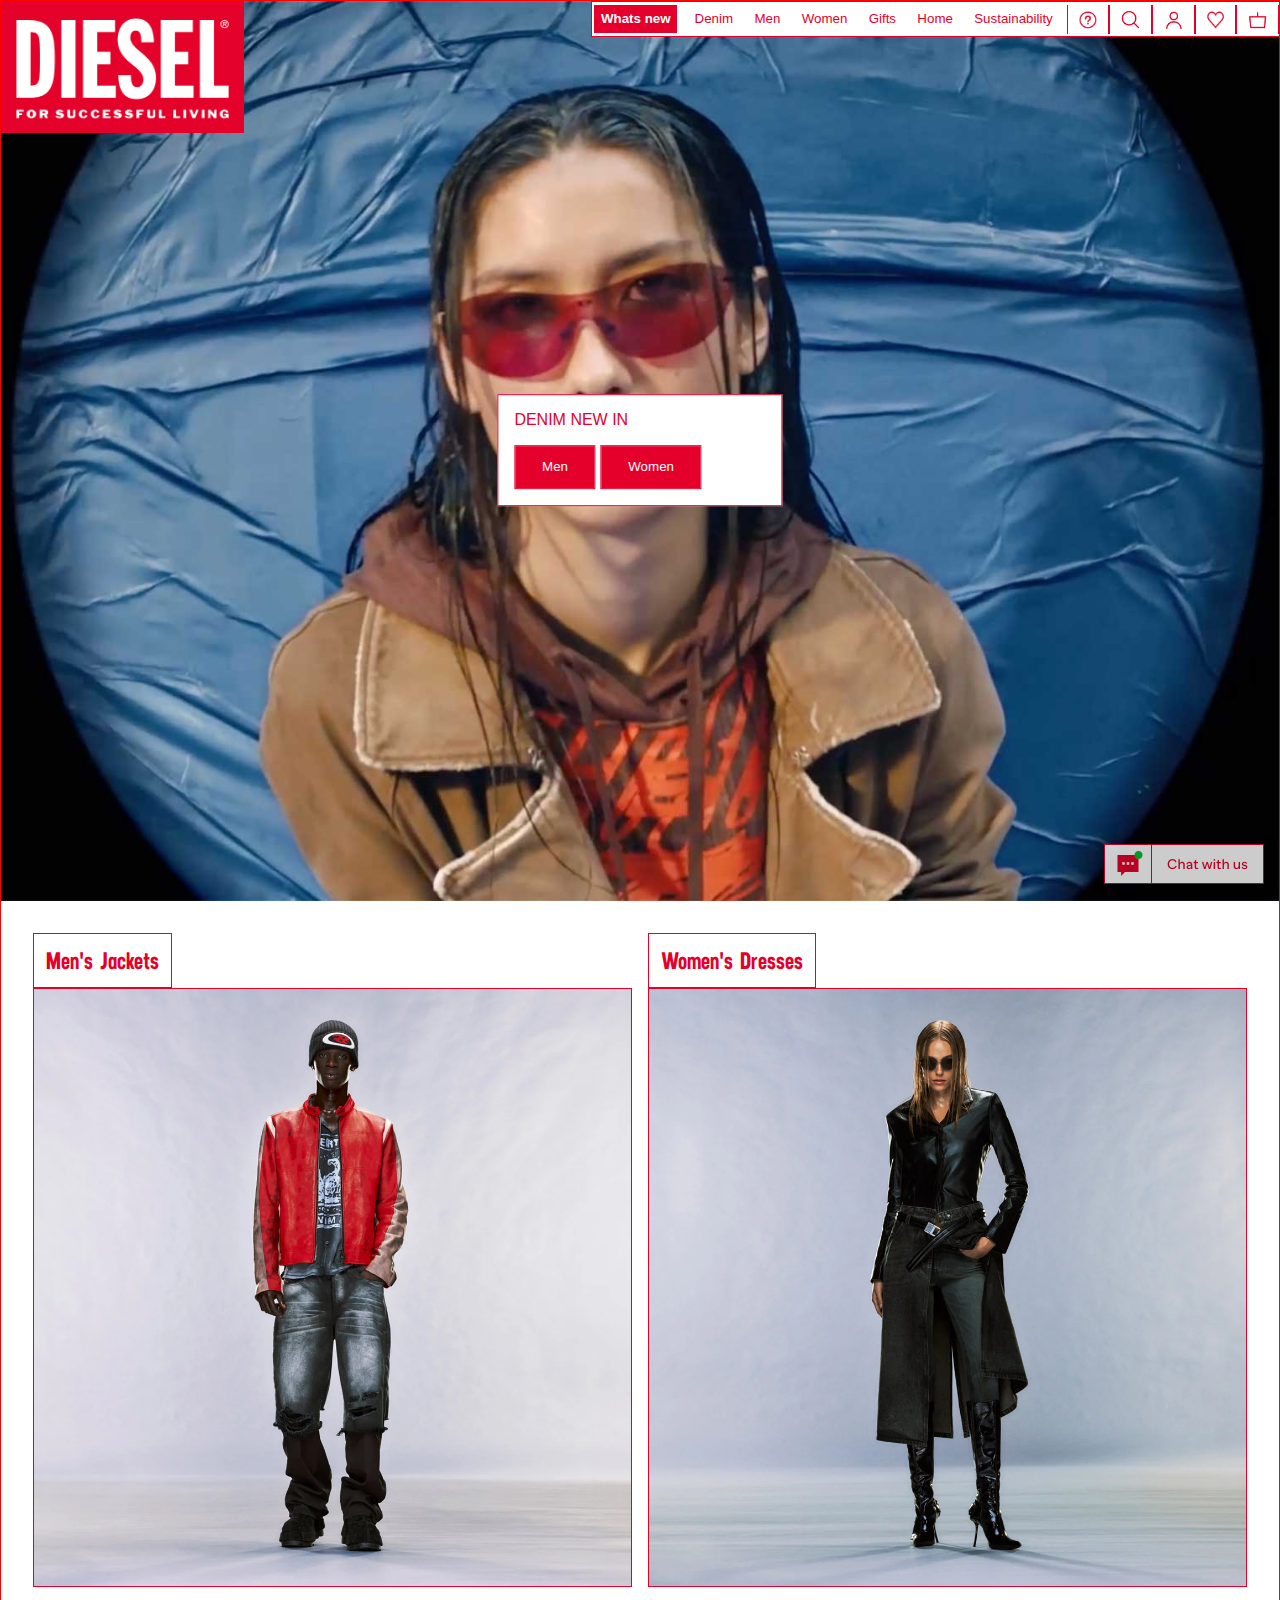
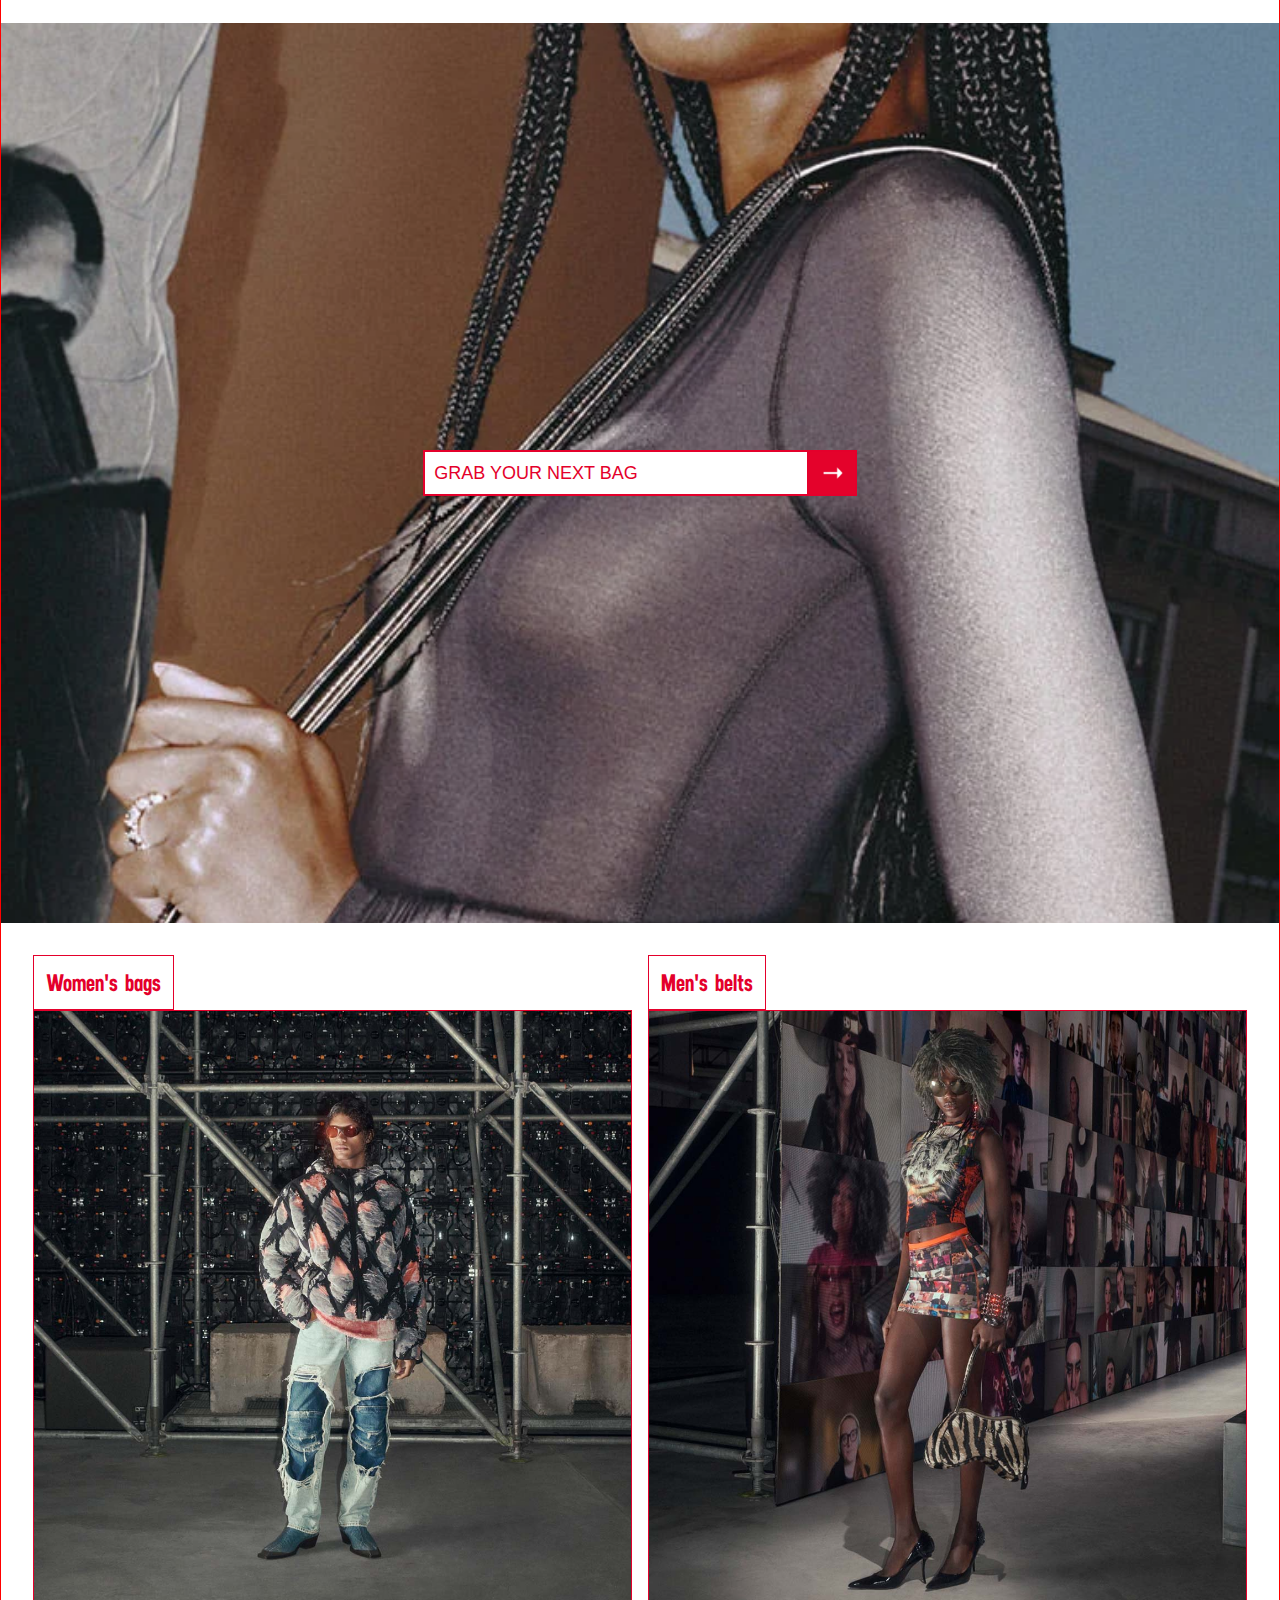
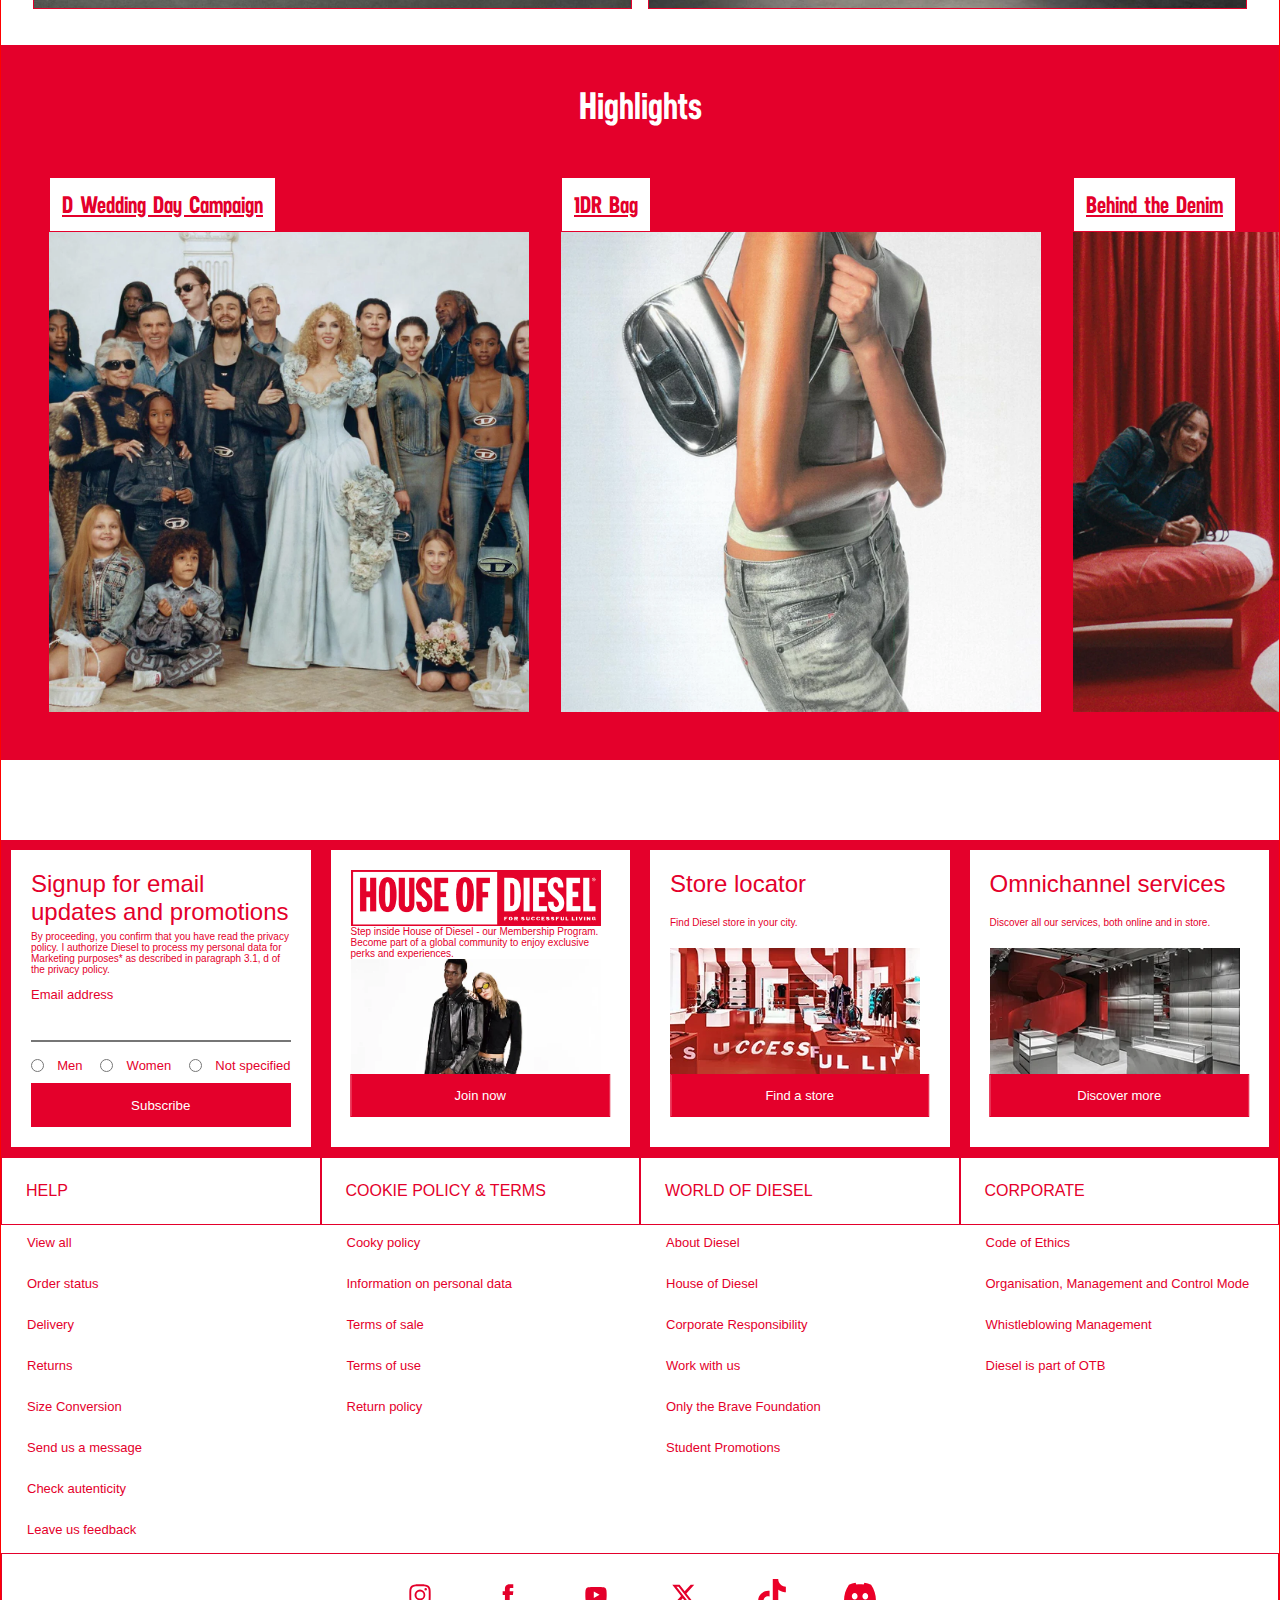
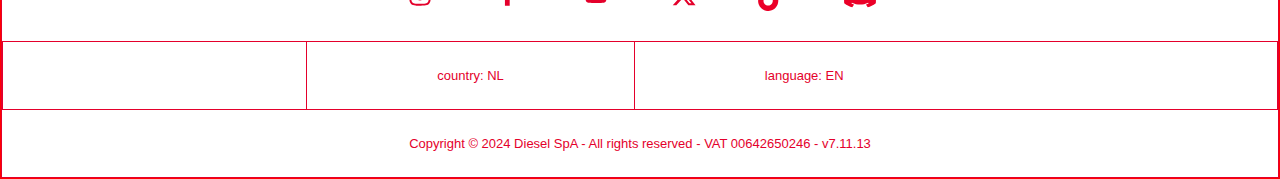
<file: index.html>
<!DOCTYPE html>
<html lang="nl">

<head>
  <meta charset="UTF-8" />
  <meta name="author" content="jouw naam" />
  <meta name="viewport" content="width=device-width, initial-scale=1" />

  <title> Diesel®: New arrivals, Jeans, Jackets, T-shirts, Bags</title>

  <link href="styles/style.css" rel="stylesheet" />
  <link rel="shortcut icon" href="/on/demandware.static/Sites-DieselNL-Site/-/default/dw56b34a40/imgs/favicons/favicon.ico"/></head>

<body>

  <header>
    <img class="logo" src="images/logo.jpeg" alt="">

    <nav>

      <button><img src="images/hamburgermenu.png" alt="" /></button>
      <button><img src="images/zoekicoon.png" alt="" /></button>
      <button><img src="images/profiel.png" alt="" /></button>
      <button><img src="images/winkelmanje.png" alt="" /></button>

      <ul>
        <li><a class="active"> Whats new</a></li>
        <li><a href="#"> Denim</a></li>
        <li><a href="#"> Men</a></li>
        <li><a href="#"> Women</a></li>
        <li><a href="#"> Gifts</a></li>
        <li><a href="#"> Home</a></li>
        <li><a href="#"> Sustainability</a></li>

        <div class="containernav">
          <li><a href="#"> <img src="images/vraagtekenicoon.png" alt="FAQ"></a></li>
          <li><a href="#"> <img src="images/zoekicoon.png" alt="zoeken"></a></li>
          <li><a href="#"> <img src="images/profiel.png" alt="profiel"></a></li>
          <li><a href="#"> <img src="images/harticoon.png" alt="favorieten"></a></li>
          <li><a href="#"> <img src="images/winkelmanje.png" alt="FAQ"></a></li>
      </div>

        <div class="meganav">
          <section class="first-section">
            <article>
              <h3>Collection</h3>
              
              <p>SS25 show </p>
              <p>FW24show</p>
              <p>View all</p>
            
            </article>
        
            <article>
              <h3>New arrivals</h3>
              <p>D wedding FW24 NEW</p>
              <p>Men's New in</p>
              <p>Women's New in</p>
            </article>
        
            <article>
              <h3>Most wanted</h3>
              <p>1DR bag</p>
              <p>Play bag</p>
              <p>Men's Back-to-Office</p>
              <p>Women's Back-to-Office</p>
            </article>
        
            <article>
              <h3>Special projects</h3>
              <p>Diesel x Damiano David</p>
              <p>Behind the Denim</p>
              <p>DIESEL hartje VES </p>
              <p>NTS x Diesel tracks</p>
              <p>View all</p>
            </article>
          </section>
        
          <section class="second-section">
            <h3>HIGHLIGHTS</h3>
      
            <article>
              <img src="images/highlight1.jpg" alt="gele 1dr diesel tas">
              <h4>1DR </h4>
            </article>
        
            <article>
              <img src="images/highlight2.jpg" alt="runway show">
              <h4>SS25 Show </h4>
            </article>
        
            <article>
              <img src="images/highlight3.webp" alt="funky tas">
              <h4>Play bag </h4>
            </article>
        
            <article>
              <img src="images/highlight4.jpg" alt="men's belts">
              <h4>Men's belts </h4>
            </article>
          </section>
        </div>

      </ul>
    
</nav>
    


  </header>

  <main>

    <img src="images/chat.jpg" class="floating-image">

    <section class="main">
      <article>
        <h1>Denim new in</h1>
        <button>Men</button>
        <button>Women</button>
      </article>
    </section>

    <section class="products">
      <article>
        <h3>Men's Jackets</h3>
        <img src="images/Menslook.jpg" alt="Shop men's look " />
      </article>

      <article>
        <h3>Women's Dresses</h3>
        <img src="images/Womenslook.jpg" alt="Shop women's look" />
      </article>
    </section>

    <section class="tas">
      <article class="blokje">
        <h3>Grab Your Next Bag</h3>
        <img src="images/pijl.jpg" alt="">
      </article>
    </section>


    <section class="products">
      <article>
        <h3>Women's bags</h3>
        <img src="images/Menrunway.jpg" alt="men's runway" />
      </article>

      <article>
        <h3>Men's belts</h3>
        <img src="images/Womenrunway.jpg" alt="women's runway" />
      </article>
    </section>



    <section class="highlights">
      <h2>Highlights</h2>

      <div class="carouseldiv">
      <article>
        <h3>D Wedding Day Campaign</h3>
        <img src="images/weddingcampain.jpeg" alt="Wedding campaign group picture" />
      </article>

      <article>
        <h3>1DR Bag</h3>
        <img src="images/1drbag.jpeg" alt="1DR bag Diesel" />
      </article>

      <article>
        <h3>Behind the Denim</h3>
        <img src="images/behindthedenim.jpeg" alt="Photo behind the denim" />
      </article>

      <article>
        <h3>FW24 Runway Show</h3>
        <img src="images/runwayshow.jpeg" alt="Photo runway show" />
      </article>

      <article>
        <h3>NTS x Diesel Tracks</h3>
        <img src="images/dieseltrack.jpeg" alt="Cover Diesel x NTS" />
      </article>
    </div>
    </section>



    <section class="info">
<article>
  <h4>Signup for email updates and promotions</h4>
  <p>
    By proceeding, you confirm that you have read the privacy policy. I authorize Diesel to process my personal data for Marketing purposes* as described in paragraph 3.1, d of the privacy policy.
  </p>

  <form>
    <label for="email">Email address</label>
    <input type="email" id="email" name="email" required>
    
    <fieldset>
      <label>
        <input type="radio" name="preference" value="men"> Men
      </label>
      <label>
        <input type="radio" name="preference" value="women"> Women
      </label>
      <label>
        <input type="radio" name="preference" value="not-specified"> Not specified
      </label>
    </fieldset>
    
    <button type="submit">Subscribe</button>
  </form>
</article>

      <article>
      
        <img src="images/houseofdiesel.png" alt="house of diesel logo">
        <p>
          Step inside House of Diesel - our Membership Program. Become part of
          a global community to enjoy exclusive perks and experiences.
        </p>
        
        <div class="image-container">

        <img src="images/member.png" alt="models posing">
        <button>Join now</button> </div>
      </article>

      <article>
        <h4>Store locator</h4>
        <p>Find Diesel store in your city.</p>
        <div class="image-container">
          <img src="images/store.png" alt="picture of diesel store">
          <button>Find a store</button>
        </div>
      </article>

      <article>
        <h4>Omnichannel services</h4>
        <p>Discover all our services, both online and in store.</p>
        <div class="image-container">

        <img src="images/services.png" alt="picture of desk in diesel store">
        <button>Discover more</button></div>

      </article>
    </section>

    <script defer src="scripts/script.js"></script>
  </main>

  <footer>

    <ul class="footer-menu">

<details class="details">
  <summary >Help</summary>
  <ul>
    <li><a href="#">View all</a></li>
    <li><a href="#">Order status</a></li>
    <li><a href="#">Delivery</a></li>
    <li><a href="#">Returns</a></li>
    <li><a href="#">Size Conversion</a></li>
    <li><a href="#">Send us a message</a></li>
    <li><a href="#">Check autenticity</a></li>
    <li><a href="#">Leave us feedback</a></li>
  </ul>
</details>
      
<li>
  <details class="details">
    <summary >Cookie Policy & Terms</summary>
        <ul>
          <li><a href="#">Cooky policy</a></li>
          <li><a href="#">Information on personal data</a></li>
          <li><a href="#">Terms of sale</a></li>
          <li><a href="#">Terms of use</a></li>
          <li><a href="#">Return policy</a></li>
        </ul>
      </li>

      <li>
        <details class="details">
          <summary >World of Diesel</summary>
        <ul>
          <li><a href="#">About Diesel</a></li>
          <li><a href="#">House of Diesel</a></li>
          <li><a href="#">Corporate Responsibility</a></li>
          <li><a href="#">Work with us</a></li>
          <li><a href="#">Only the Brave Foundation</a></li>
          <li><a href="#">Student Promotions</a></li>
        </ul>
      </li>

      <li>
        <details class="details">
          <summary >Corporate</summary>
        <ul>
          <li><a href="#">Code of Ethics</a></li>
          <li><a href="#">Organisation, Management and Control Mode</a></li>
          <li><a href="#">Whistleblowing Management</a></li>
          <li><a href="#">Diesel is part of OTB</a></li>


        </ul>
      </li>
    </ul>

    <section class="icons">

      <article>
        <svg id="instagram" viewBox="0 0 24 24">
          <g fill="none" fill-rule="evenodd">
            <path d="M0 0h24v24H0z"></path>
            <path
              d="M12.94 4c1.34.003 1.647.015 2.358.048.85.039 1.433.173 1.942.371a3.93 3.93 0 0 1 1.417.922c.445.446.719.892.922 1.419.198.508.333 1.09.372 1.94.036.783.047 1.078.049 2.795v1.01c-.002 1.717-.013 2.011-.049 2.793-.039.852-.174 1.434-.372 1.943a3.904 3.904 0 0 1-.922 1.417 3.92 3.92 0 0 1-1.417.923c-.51.198-1.091.333-1.942.371-.747.034-1.048.046-2.568.048h-1.46a62.277 62.277 0 0 1-1.909-.02l-.18-.007a64.51 64.51 0 0 1-.48-.02c-.85-.04-1.433-.174-1.942-.372a3.916 3.916 0 0 1-1.416-.923 3.92 3.92 0 0 1-.923-1.417c-.198-.509-.333-1.091-.372-1.943A42.46 42.46 0 0 1 4 12.94v-1.88a42.56 42.56 0 0 1 .047-2.36c.039-.85.174-1.432.372-1.94.204-.527.478-.973.923-1.419a3.94 3.94 0 0 1 1.416-.922c.51-.198 1.091-.332 1.943-.371l.48-.021.18-.007c.392-.012.827-.018 1.699-.02zm-.223 1.441h-1.435c-1.49.002-1.777.013-2.515.047-.78.035-1.203.165-1.485.275-.374.145-.64.319-.92.598-.28.281-.453.546-.599.92-.109.282-.24.706-.275 1.486l-.02.473-.006.176c-.014.414-.019.872-.02 1.867v1.435c.001.994.006 1.452.02 1.867l.006.176.02.472c.035.78.166 1.204.275 1.485.146.373.318.64.599.921.28.28.546.453.92.599.282.11.705.239 1.485.275.738.033 1.025.044 2.515.046h1.436c1.49-.002 1.777-.013 2.514-.046.78-.036 1.204-.166 1.486-.275a2.49 2.49 0 0 0 .92-.599 2.5 2.5 0 0 0 .598-.92c.109-.282.24-.705.276-1.486a58 58 0 0 0 .02-.472l.006-.176c.013-.415.018-.873.02-1.867v-1.435a61.846 61.846 0 0 0-.02-1.867l-.006-.176a58 58 0 0 0-.02-.473c-.036-.78-.167-1.204-.276-1.486a2.481 2.481 0 0 0-.599-.92 2.49 2.49 0 0 0-.919-.598c-.282-.11-.706-.24-1.486-.275-.738-.034-1.024-.045-2.515-.047zM12 7.891a4.11 4.11 0 0 1 0 8.217 4.108 4.108 0 0 1 0-8.217zm0 1.442a2.667 2.667 0 1 0 .002 5.334A2.667 2.667 0 0 0 12 9.333zm4.27-2.564a.96.96 0 1 1 0 1.92.96.96 0 0 1 0-1.92z"
              fill="#E4002B"></path>
          </g>
        </svg>
        <svg id="facebook" viewBox="0 0 24 24">
          <g fill="none" fill-rule="evenodd">
            <path d="M0 0h24v24H0z"></path>
            <path
              d="M13.274 7.52c0-.623.446-.77.758-.77h1.923V4.009L13.307 4C10.368 4 9.7 6.045 9.7 7.353V9.18H8v2.824h1.7V20h3.574v-7.995h2.413L16 9.181h-2.726V7.519z"
              fill="#E4002B"></path>
          </g>
        </svg>
        <svg id="youtube" viewBox="0 0 24 24">
          <g fill="none" fill-rule="evenodd">
            <path d="M0 0h24v24H0z"></path>
            <path
              d="M10.348 14.213V9.42l4.323 2.405-4.323 2.388zm8.856-7.317c-.608-.68-1.29-.684-1.603-.722C15.362 6 12.003 6 12.003 6h-.006s-3.36 0-5.598.174c-.313.038-.995.042-1.604.722-.48.518-.635 1.692-.635 1.692S4 9.97 4 11.35v1.295c0 1.38.16 2.761.16 2.761s.156 1.175.635 1.693c.61.68 1.409.66 1.765.73C7.84 17.959 12 18 12 18s3.362-.005 5.601-.179c.313-.038.995-.042 1.603-.722.48-.518.636-1.693.636-1.693s.16-1.382.16-2.761V11.35c0-1.38-.16-2.762-.16-2.762s-.156-1.174-.636-1.692z"
              fill="#E4002B"></path>
          </g>
        </svg>
        <svg fill="none" id="twitter" viewBox="0 0 22 22">
          <path fill="#fff" d="M0 0h22v22H0z"></path>
          <g clip-path="url(#a)">
            <path
              d="M15.587 4h2.453l-5.387 5.981 6.294 8.114h-4.939l-3.867-4.93-4.426 4.93H3.26l5.707-6.397L2.941 4h5.062l3.493 4.504L15.586 4zm-.859 12.69h1.36l-8.8-11.338H5.827l8.901 11.339z"
              fill="#E4002B"></path>
          </g>
        </svg>
        <svg version="1.1" id="icons" xmlns="http://www.w3.org/2000/svg" xmlns:xlink="http://www.w3.org/1999/xlink"
          x="0px" y="0px" viewBox="0 0 30 30" style="enable-background:new 0 0 30 30;" xml:space="preserve"
          role="presentation">
          <style type="text/css">
            .st0 {
              fill: #EB0028;
            }
          </style>
          <path class="st0" d="M24.76,6.42c-0.2-0.1-0.4-0.22-0.59-0.34c-0.56-0.37-1.06-0.8-1.52-1.29c-1.13-1.29-1.55-2.61-1.71-3.53h0.01
        C20.82,0.49,20.88,0,20.88,0h-5.15v19.92c0,0.27,0,0.53-0.01,0.79c0,0.03,0,0.06,0,0.1c0,0.01,0,0.03,0,0.04c0,0,0,0.01,0,0.01
        c-0.11,1.45-0.94,2.75-2.2,3.47c-0.65,0.37-1.38,0.56-2.13,0.56c-2.4,0-4.35-1.96-4.35-4.37s1.95-4.37,4.35-4.37
        c0.45,0,0.91,0.07,1.34,0.21l0.01-5.25c-2.65-0.34-5.33,0.44-7.37,2.16C4.46,14.05,3.71,14.97,3.14,16
        c-0.22,0.37-1.04,1.88-1.14,4.33c-0.06,1.39,0.35,2.83,0.55,3.42v0.01c0.12,0.35,0.61,1.54,1.4,2.55c0.64,0.81,1.39,1.52,2.23,2.11
        V28.4l0.01,0.01C8.7,30.11,11.46,30,11.46,30c0.48-0.02,2.08,0,3.9-0.86c2.02-0.96,3.17-2.38,3.17-2.38
        c0.73-0.85,1.32-1.82,1.73-2.87c0.47-1.23,0.62-2.7,0.62-3.28V10.03c0.06,0.04,0.89,0.59,0.89,0.59s1.2,0.77,3.07,1.27
        c1.34,0.36,3.15,0.43,3.15,0.43V7.2C27.37,7.27,26.08,7.07,24.76,6.42z"></path>
        </svg>

        <svg version="1.1" id="Livello_1" xmlns="http://www.w3.org/2000/svg" xmlns:xlink="http://www.w3.org/1999/xlink"
          x="0px" y="0px" viewBox="0 0 30 30" style="enable-background:new 0 0 30 30;" xml:space="preserve"
          role="presentation">
          <style type="text/css">
            .st0 {
              fill: #EB0028;
            }
          </style>
          <g>
            <path class="st0" d="M25.37,5.37c-1.93-0.9-4-1.56-6.16-1.94c-0.27,0.48-0.58,1.13-0.79,1.64c-2.3-0.35-4.58-0.35-6.83,0
            c-0.21-0.51-0.53-1.16-0.8-1.64C8.62,3.81,6.55,4.47,4.62,5.38c-3.9,5.9-4.96,11.64-4.43,17.31c2.59,1.93,5.09,3.11,7.56,3.87
            c0.61-0.84,1.15-1.73,1.62-2.67c-0.89-0.34-1.74-0.76-2.55-1.24c0.21-0.16,0.42-0.32,0.63-0.49c4.92,2.3,10.26,2.3,15.12,0
            c0.2,0.17,0.41,0.34,0.63,0.49c-0.81,0.49-1.66,0.9-2.55,1.24c0.47,0.94,1.01,1.83,1.62,2.67c2.47-0.77,4.98-1.94,7.56-3.88
            C30.43,16.12,28.75,10.42,25.37,5.37z M10.04,19.2c-1.48,0-2.69-1.38-2.69-3.06s1.18-3.06,2.69-3.06c1.5,0,2.71,1.38,2.69,3.06
            C12.73,17.83,11.54,19.2,10.04,19.2z M19.96,19.2c-1.48,0-2.69-1.38-2.69-3.06s1.18-3.06,2.69-3.06c1.5,0,2.71,1.38,2.69,3.06
            C22.65,17.83,21.47,19.2,19.96,19.2z"></path>
          </g>
        </svg>
      </article>


      <article class="taal">
        <p>country: NL</p>
        <p>language: EN</p>
      </article>

      <article class="copyright">
        <p>Copyright © 2024 Diesel SpA - All rights reserved - VAT 00642650246 - v7.11.13</p>
      </article>
      

    </section>





  </footer>
</body>

</html>
</file>
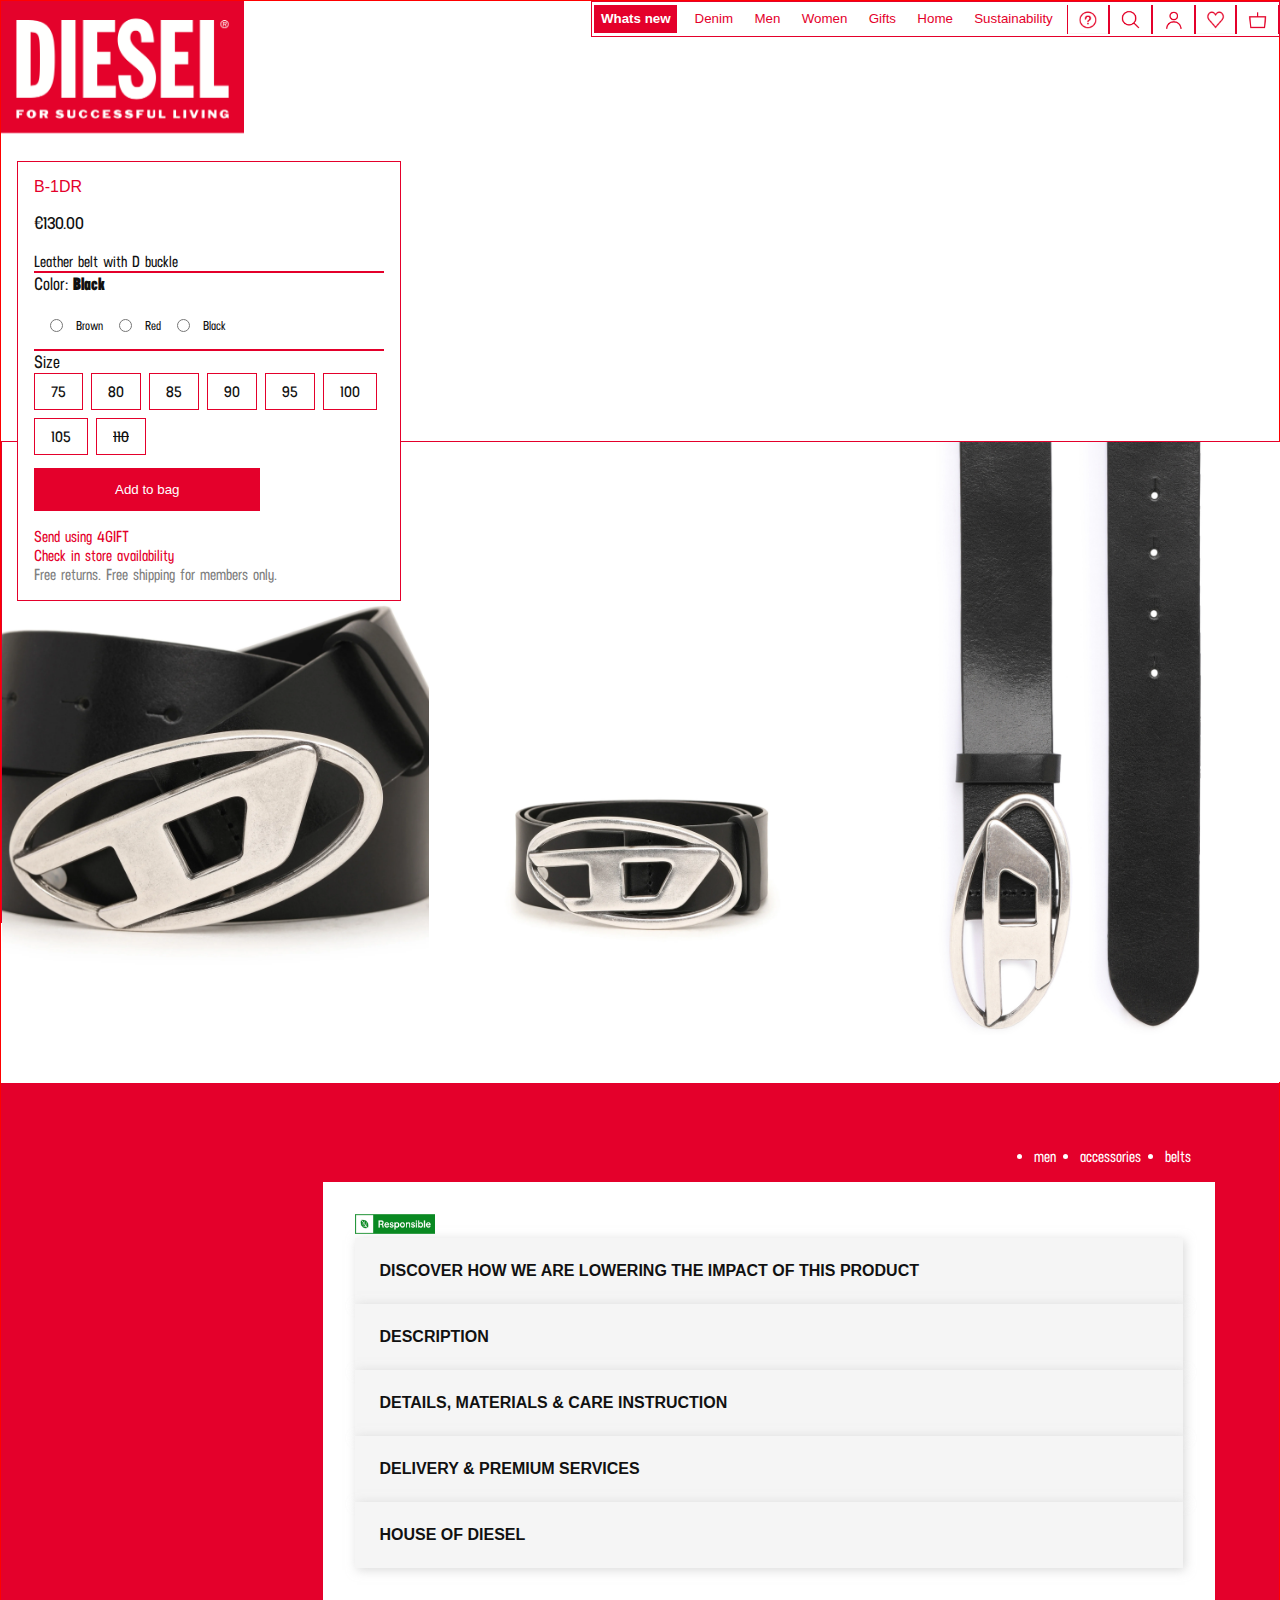
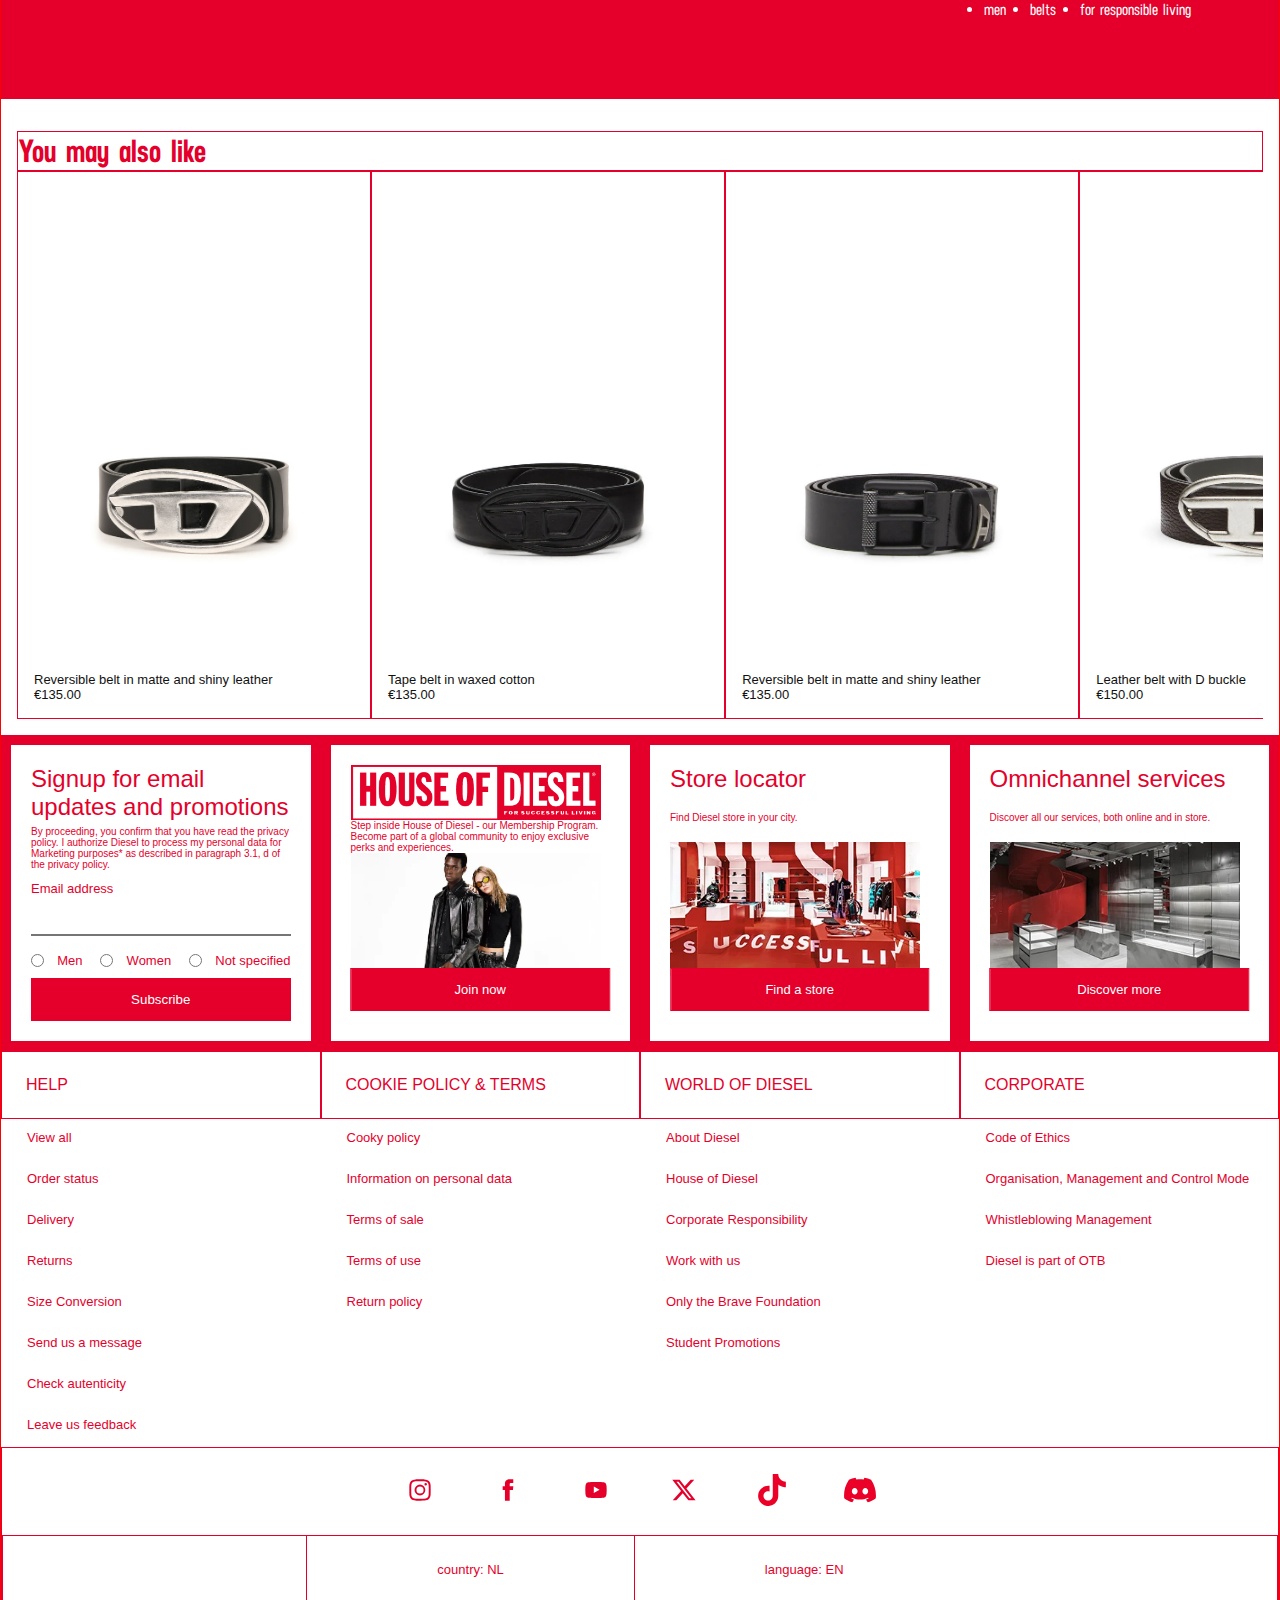
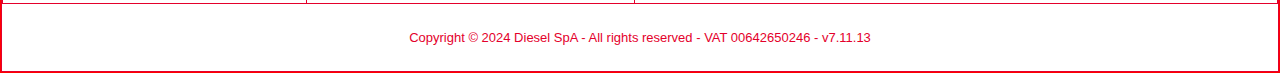
<file: detailpagina.html>
<!DOCTYPE html>
<html lang="en">

<head>
  <meta charset="UTF-8" />
  <meta name="viewport" content="width=device-width, initial-scale=1.0" />
  <title>B-1DR: Leather Belt with silver D logo buckle | Diesel</title>
  <link href="styles/style.css" rel="stylesheet" />
</head>

<body>
  <header>
    <img class="logo" src="images/logo.jpeg" alt="">

    <nav>

      <button><img src="images/hamburgermenu.png" alt="" /></button>
      <button><img src="images/zoekicoon.png" alt="" /></button>
      <button><img src="images/profiel.png" alt="" /></button>
      <button><img src="images/winkelmanje.png" alt="" /></button>

      <ul>
        <li><a class="active"> Whats new</a></li>
        <li><a href="#"> Denim</a></li>
        <li><a href="#"> Men</a></li>
        <li><a href="#"> Women</a></li>
        <li><a href="#"> Gifts</a></li>
        <li><a href="#"> Home</a></li>
        <li><a href="#"> Sustainability</a></li>

        <div class="containernav">
          <li><a href="#"> <img src="images/vraagtekenicoon.png" alt="FAQ"></a></li>
          <li><a href="#"> <img src="images/zoekicoon.png" alt="zoeken"></a></li>
          <li><a href="#"> <img src="images/profiel.png" alt="profiel"></a></li>
          <li><a href="#"> <img src="images/harticoon.png" alt="favorieten"></a></li>
          <li><a href="#"> <img src="images/winkelmanje.png" alt="FAQ"></a></li>
        </div>

        <div class="meganav">
          <section class="first-section">
            <article>
              <h3>Collection</h3>

              <p>SS25 show </p>
              <p>FW24show</p>
              <p>View all</p>

            </article>

            <article>
              <h3>New arrivals</h3>
              <p>D wedding FW24 NEW</p>
              <p>Men's New in</p>
              <p>Women's New in</p>
            </article>

            <article>
              <h3>Most wanted</h3>
              <p>1DR bag</p>
              <p>Play bag</p>
              <p>Men's Back-to-Office</p>
              <p>Women's Back-to-Office</p>
            </article>

            <article>
              <h3>Special projects</h3>
              <p>Diesel x Damiano David</p>
              <p>Behind the Denim</p>
              <p>DIESEL hartje VES </p>
              <p>NTS x Diesel tracks</p>
              <p>View all</p>
            </article>
          </section>

          <section class="second-section">
            <h3>HIGHLIGHTS</h3>

            <article>
              <img src="images/highlight1.jpg" alt="gele 1dr diesel tas">
              <h4>1DR </h4>
            </article>

            <article>
              <img src="images/highlight2.jpg" alt="runway show">
              <h4>SS25 Show </h4>
            </article>

            <article>
              <img src="images/highlight3.webp" alt="funky tas">
              <h4>Play bag </h4>
            </article>

            <article>
              <img src="images/highlight4.jpg" alt="men's belts">
              <h4>Men's belts </h4>
            </article>
          </section>
        </div>

      </ul>

    </nav>

  </header>

  <main>

    <div class="schuifduif">
      <div class="sticky">
        <article class="name">
          <h1>B-1dr</h1>
          <h2>€130.00</h2>
          <p>Leather belt with D buckle</p>
        </article>

        <article>
          <h3 class="kleur">Color: <strong>Black</strong></h3>
          <form class="color-options">
            <label>
              <input type="radio" name="color" value="brown" />
              Brown
            </label>
            <label>
              <input type="radio" name="color" value="red" />
              Red
            </label>
            <label>
              <input type="radio" name="color" value="black" />
              Black
            </label>
          </form>
        </article>

        <article class="maat">
          <h3 class="kleur">Size</h3>
          <ul>
            <li>75</li>
            <li>80</li>
            <li>85</li>
            <li>90</li>
            <li>95</li>
            <li>100</li>
            <li>105</li>
            <li> <s>110</s></li>
          </ul>
        </article>


        <button class="buy">Add to bag</button>

        <article class="smol">
          <p>Send using 4GIFT</p>
          <p>Check in store availability</p>
          <p>Free returns. Free shipping for members only.</p>
        </article>
      </div>

      <section class="detailgrid">

        <article class="beltcarousel">
          <div class="carousel">
            <img src="images/belt3.jpeg" alt="belt image 3" />
            <img src="images/belt1.jpeg" alt="belt image 1" />
            <img src="images/belt2.jpeg" alt="belt image 2" />
          </div>
        </article>
      </section>
      

      <section class="roodblok">
        <article class="blokrood">
          <ul class="kleinelist">
            <li>men</li>
            <li>accessories</li>
            <li>belts</li>
          </ul>

          <div class="witblok">
            <img src="images/responsible.png" alt="milleurvriendelijk plaatje">

          <details>
            <summary>DISCOVER HOW WE ARE LOWERING THE IMPACT OF THIS PRODUCT</summary>
          </details>

          <details>
            <summary>DESCRIPTION</summary>
            <h4>Product description</h4>
            <p>This unisex belt is crafted from Italian vegetable-tanned leather and fastened with an antiqued silver
              'D' logo buckle.</p>
            <p>ID: X08516PR666</p>
          </details>

          <details>
            <summary>DETAILS, MATERIALS & CARE INSTRUCTION</summary>
            <ul>
              <li>Composition: 100%Cow Leather</li>
              <li>Buckle closure</li>
              <li>Unisex</li>
            </ul>
          </details>

          <details>
            <summary>DELIVERY & PREMIUM SERVICES</summary>
          </details>

          <details>
            <summary>HOUSE OF DIESEL</summary>
          </details>
        </div>

          <ul class="kleinelist">
            <li>men</li>
            <li>belts</li>
            <li>for responsible living</li>
          </ul>
        </article>
      </section>


      <section class="like">
        <h2> You may also like </h2>

        <ul class="sam">
          <li><img src="images/voorbeeld1.jpg" alt="belt ">
            <p>Reversible belt in matte and shiny leather</p>
            <p>€135.00</p>
          </li>
          <li><img src="images/voorbeeld2.jpg" alt="">
            <p>Tape belt in waxed cotton</p>
            <p>€135.00</p>
          </li>
          <li><img src="images/voorbeeld3.jpg" alt="">
            <p>Reversible belt in matte and shiny leather</p>
            <p>€135.00</p>
          </li>
          <li><img src="images/voorbeeld4.jpg" alt="">
            <p>Leather belt with D buckle</p>
            <p>€150.00</p>
          </li>
          <li><img src="images/voorbeeld5.jpg" alt="">
            <p>Reversible leater belt</p>
            <p>€150.00</p>
          </li>
          <li><img src="images/voorbeeld6.jpg" alt="">
            <p>Leather belt with Oval D logo</p>
            <p>€150.00</p>
          </li>
        </ul>

      </section>

      <section class="info">
        <article>
          <h4>Signup for email updates and promotions</h4>
          <p>
            By proceeding, you confirm that you have read the privacy policy. I authorize Diesel to process my personal
            data for Marketing purposes* as described in paragraph 3.1, d of the privacy policy.
          </p>

          <form>
            <label for="email">Email address</label>
            <input type="email" id="email" name="email" required>

            <fieldset>
              <label>
                <input type="radio" name="preference" value="men"> Men
              </label>
              <label>
                <input type="radio" name="preference" value="women"> Women
              </label>
              <label>
                <input type="radio" name="preference" value="not-specified"> Not specified
              </label>
            </fieldset>

            <button type="submit">Subscribe</button>
          </form>
        </article>

        <article>

          <img src="images/houseofdiesel.png" alt="house of diesel logo">
          <p>
            Step inside House of Diesel - our Membership Program. Become part of
            a global community to enjoy exclusive perks and experiences.
          </p>

          <div class="image-container">

            <img src="images/member.png" alt="models posing">
            <button>Join now</button>
          </div>
        </article>

        <article>
          <h4>Store locator</h4>
          <p>Find Diesel store in your city.</p>
          <div class="image-container">
            <img src="images/store.png" alt="picture of diesel store">
            <button>Find a store</button>
          </div>
        </article>

        <article>
          <h4>Omnichannel services</h4>
          <p>Discover all our services, both online and in store.</p>
          <div class="image-container">

            <img src="images/services.png" alt="picture of desk in diesel store">
            <button>Discover more</button>
          </div>

        </article>
      </section>

      <script defer src="scripts/script.js"></script>
  </main>

  <footer>

    <ul class="footer-menu">

      <details class="details">
        <summary>Help</summary>
        <ul>
          <li><a href="#">View all</a></li>
          <li><a href="#">Order status</a></li>
          <li><a href="#">Delivery</a></li>
          <li><a href="#">Returns</a></li>
          <li><a href="#">Size Conversion</a></li>
          <li><a href="#">Send us a message</a></li>
          <li><a href="#">Check autenticity</a></li>
          <li><a href="#">Leave us feedback</a></li>
        </ul>
      </details>

      <li>
        <details class="details">
          <summary>Cookie Policy & Terms</summary>
          <ul>
            <li><a href="#">Cooky policy</a></li>
            <li><a href="#">Information on personal data</a></li>
            <li><a href="#">Terms of sale</a></li>
            <li><a href="#">Terms of use</a></li>
            <li><a href="#">Return policy</a></li>
          </ul>
      </li>

      <li>
        <details class="details">
          <summary>World of Diesel</summary>
          <ul>
            <li><a href="#">About Diesel</a></li>
            <li><a href="#">House of Diesel</a></li>
            <li><a href="#">Corporate Responsibility</a></li>
            <li><a href="#">Work with us</a></li>
            <li><a href="#">Only the Brave Foundation</a></li>
            <li><a href="#">Student Promotions</a></li>
          </ul>
      </li>

      <li>
        <details class="details">
          <summary>Corporate</summary>
          <ul>
            <li><a href="#">Code of Ethics</a></li>
            <li><a href="#">Organisation, Management and Control Mode</a></li>
            <li><a href="#">Whistleblowing Management</a></li>
            <li><a href="#">Diesel is part of OTB</a></li>


          </ul>
      </li>
    </ul>

    <section class="icons">

      <article>
        <svg id="instagram" viewBox="0 0 24 24">
          <g fill="none" fill-rule="evenodd">
            <path d="M0 0h24v24H0z"></path>
            <path
              d="M12.94 4c1.34.003 1.647.015 2.358.048.85.039 1.433.173 1.942.371a3.93 3.93 0 0 1 1.417.922c.445.446.719.892.922 1.419.198.508.333 1.09.372 1.94.036.783.047 1.078.049 2.795v1.01c-.002 1.717-.013 2.011-.049 2.793-.039.852-.174 1.434-.372 1.943a3.904 3.904 0 0 1-.922 1.417 3.92 3.92 0 0 1-1.417.923c-.51.198-1.091.333-1.942.371-.747.034-1.048.046-2.568.048h-1.46a62.277 62.277 0 0 1-1.909-.02l-.18-.007a64.51 64.51 0 0 1-.48-.02c-.85-.04-1.433-.174-1.942-.372a3.916 3.916 0 0 1-1.416-.923 3.92 3.92 0 0 1-.923-1.417c-.198-.509-.333-1.091-.372-1.943A42.46 42.46 0 0 1 4 12.94v-1.88a42.56 42.56 0 0 1 .047-2.36c.039-.85.174-1.432.372-1.94.204-.527.478-.973.923-1.419a3.94 3.94 0 0 1 1.416-.922c.51-.198 1.091-.332 1.943-.371l.48-.021.18-.007c.392-.012.827-.018 1.699-.02zm-.223 1.441h-1.435c-1.49.002-1.777.013-2.515.047-.78.035-1.203.165-1.485.275-.374.145-.64.319-.92.598-.28.281-.453.546-.599.92-.109.282-.24.706-.275 1.486l-.02.473-.006.176c-.014.414-.019.872-.02 1.867v1.435c.001.994.006 1.452.02 1.867l.006.176.02.472c.035.78.166 1.204.275 1.485.146.373.318.64.599.921.28.28.546.453.92.599.282.11.705.239 1.485.275.738.033 1.025.044 2.515.046h1.436c1.49-.002 1.777-.013 2.514-.046.78-.036 1.204-.166 1.486-.275a2.49 2.49 0 0 0 .92-.599 2.5 2.5 0 0 0 .598-.92c.109-.282.24-.705.276-1.486a58 58 0 0 0 .02-.472l.006-.176c.013-.415.018-.873.02-1.867v-1.435a61.846 61.846 0 0 0-.02-1.867l-.006-.176a58 58 0 0 0-.02-.473c-.036-.78-.167-1.204-.276-1.486a2.481 2.481 0 0 0-.599-.92 2.49 2.49 0 0 0-.919-.598c-.282-.11-.706-.24-1.486-.275-.738-.034-1.024-.045-2.515-.047zM12 7.891a4.11 4.11 0 0 1 0 8.217 4.108 4.108 0 0 1 0-8.217zm0 1.442a2.667 2.667 0 1 0 .002 5.334A2.667 2.667 0 0 0 12 9.333zm4.27-2.564a.96.96 0 1 1 0 1.92.96.96 0 0 1 0-1.92z"
              fill="#E4002B"></path>
          </g>
        </svg>
        <svg id="facebook" viewBox="0 0 24 24">
          <g fill="none" fill-rule="evenodd">
            <path d="M0 0h24v24H0z"></path>
            <path
              d="M13.274 7.52c0-.623.446-.77.758-.77h1.923V4.009L13.307 4C10.368 4 9.7 6.045 9.7 7.353V9.18H8v2.824h1.7V20h3.574v-7.995h2.413L16 9.181h-2.726V7.519z"
              fill="#E4002B"></path>
          </g>
        </svg>
        <svg id="youtube" viewBox="0 0 24 24">
          <g fill="none" fill-rule="evenodd">
            <path d="M0 0h24v24H0z"></path>
            <path
              d="M10.348 14.213V9.42l4.323 2.405-4.323 2.388zm8.856-7.317c-.608-.68-1.29-.684-1.603-.722C15.362 6 12.003 6 12.003 6h-.006s-3.36 0-5.598.174c-.313.038-.995.042-1.604.722-.48.518-.635 1.692-.635 1.692S4 9.97 4 11.35v1.295c0 1.38.16 2.761.16 2.761s.156 1.175.635 1.693c.61.68 1.409.66 1.765.73C7.84 17.959 12 18 12 18s3.362-.005 5.601-.179c.313-.038.995-.042 1.603-.722.48-.518.636-1.693.636-1.693s.16-1.382.16-2.761V11.35c0-1.38-.16-2.762-.16-2.762s-.156-1.174-.636-1.692z"
              fill="#E4002B"></path>
          </g>
        </svg>
        <svg fill="none" id="twitter" viewBox="0 0 22 22">
          <path fill="#fff" d="M0 0h22v22H0z"></path>
          <g clip-path="url(#a)">
            <path
              d="M15.587 4h2.453l-5.387 5.981 6.294 8.114h-4.939l-3.867-4.93-4.426 4.93H3.26l5.707-6.397L2.941 4h5.062l3.493 4.504L15.586 4zm-.859 12.69h1.36l-8.8-11.338H5.827l8.901 11.339z"
              fill="#E4002B"></path>
          </g>
        </svg>
        <svg version="1.1" id="icons" xmlns="http://www.w3.org/2000/svg" xmlns:xlink="http://www.w3.org/1999/xlink"
          x="0px" y="0px" viewBox="0 0 30 30" style="enable-background:new 0 0 30 30;" xml:space="preserve"
          role="presentation">
          <style type="text/css">
            .st0 {
              fill: #EB0028;
            }
          </style>
          <path class="st0" d="M24.76,6.42c-0.2-0.1-0.4-0.22-0.59-0.34c-0.56-0.37-1.06-0.8-1.52-1.29c-1.13-1.29-1.55-2.61-1.71-3.53h0.01
              C20.82,0.49,20.88,0,20.88,0h-5.15v19.92c0,0.27,0,0.53-0.01,0.79c0,0.03,0,0.06,0,0.1c0,0.01,0,0.03,0,0.04c0,0,0,0.01,0,0.01
              c-0.11,1.45-0.94,2.75-2.2,3.47c-0.65,0.37-1.38,0.56-2.13,0.56c-2.4,0-4.35-1.96-4.35-4.37s1.95-4.37,4.35-4.37
              c0.45,0,0.91,0.07,1.34,0.21l0.01-5.25c-2.65-0.34-5.33,0.44-7.37,2.16C4.46,14.05,3.71,14.97,3.14,16
              c-0.22,0.37-1.04,1.88-1.14,4.33c-0.06,1.39,0.35,2.83,0.55,3.42v0.01c0.12,0.35,0.61,1.54,1.4,2.55c0.64,0.81,1.39,1.52,2.23,2.11
              V28.4l0.01,0.01C8.7,30.11,11.46,30,11.46,30c0.48-0.02,2.08,0,3.9-0.86c2.02-0.96,3.17-2.38,3.17-2.38
              c0.73-0.85,1.32-1.82,1.73-2.87c0.47-1.23,0.62-2.7,0.62-3.28V10.03c0.06,0.04,0.89,0.59,0.89,0.59s1.2,0.77,3.07,1.27
              c1.34,0.36,3.15,0.43,3.15,0.43V7.2C27.37,7.27,26.08,7.07,24.76,6.42z"></path>
        </svg>

        <svg version="1.1" id="Livello_1" xmlns="http://www.w3.org/2000/svg" xmlns:xlink="http://www.w3.org/1999/xlink"
          x="0px" y="0px" viewBox="0 0 30 30" style="enable-background:new 0 0 30 30;" xml:space="preserve"
          role="presentation">
          <style type="text/css">
            .st0 {
              fill: #EB0028;
            }
          </style>
          <g>
            <path class="st0" d="M25.37,5.37c-1.93-0.9-4-1.56-6.16-1.94c-0.27,0.48-0.58,1.13-0.79,1.64c-2.3-0.35-4.58-0.35-6.83,0
                  c-0.21-0.51-0.53-1.16-0.8-1.64C8.62,3.81,6.55,4.47,4.62,5.38c-3.9,5.9-4.96,11.64-4.43,17.31c2.59,1.93,5.09,3.11,7.56,3.87
                  c0.61-0.84,1.15-1.73,1.62-2.67c-0.89-0.34-1.74-0.76-2.55-1.24c0.21-0.16,0.42-0.32,0.63-0.49c4.92,2.3,10.26,2.3,15.12,0
                  c0.2,0.17,0.41,0.34,0.63,0.49c-0.81,0.49-1.66,0.9-2.55,1.24c0.47,0.94,1.01,1.83,1.62,2.67c2.47-0.77,4.98-1.94,7.56-3.88
                  C30.43,16.12,28.75,10.42,25.37,5.37z M10.04,19.2c-1.48,0-2.69-1.38-2.69-3.06s1.18-3.06,2.69-3.06c1.5,0,2.71,1.38,2.69,3.06
                  C12.73,17.83,11.54,19.2,10.04,19.2z M19.96,19.2c-1.48,0-2.69-1.38-2.69-3.06s1.18-3.06,2.69-3.06c1.5,0,2.71,1.38,2.69,3.06
                  C22.65,17.83,21.47,19.2,19.96,19.2z"></path>
          </g>
        </svg>
      </article>


      <article class="taal">
        <p>country: NL</p>
        <p>language: EN</p>
      </article>

      <article class="copyright">
        <p>Copyright © 2024 Diesel SpA - All rights reserved - VAT 00642650246 - v7.11.13</p>
      </article>


    </section>





  </footer>
  <script defer src="scripts/script.js"></script>

</body>

</html>
</file>
<file: styles/style.css>
/**************/
/* CSS REMEDY */
/**************/
*,
*::after,
*::before {
  box-sizing: border-box;
}

@font-face {
  font-family: "Neusa";
  src: url("/fonts/NeusaBlack.woff") format("woff");
  font-weight: 700;
}

@font-face {
  font-family: "Neusa";
  src: url("/fonts/NeusaExtraBold") format("woff");
  font-weight: 600;
}

@font-face {
  font-family: "Neusa";
  src: url("/fonts/NeusaBold.woff") format("woff");
  font-weight: 500;
}

@font-face {
  font-family: "Neusa";
  src: url("/fonts/NeusaDemiBold.woff") format("woff");
  font-weight: 400;
}

@font-face {
  font-family: "Neusa";
  src: url("/fonts/NeusaMedium.woff") format("woff");
  font-weight: 300;
}

@font-face {
  font-family: "Neusa";
  src: url("/fonts/NeusaRegular.woff") format("woff");
  font-weight: 200;
}

@font-face {
  font-family: "Neusa";
  src: url("/fonts/NeusaLight.woff") format("woff");
  font-weight: 100;
}

/*********************/
/* CUSTOM PROPERTIES */
/*********************/
:root {
  --main-color: #e4002b;
  --color-text: #111;
  --color-background: #ffff;
  --font-primary: 'Neusa', sans-serif;
}

/****************/
/* JOUW STYLING */
/****************/

* {
  margin: 0;
  padding: 0;
}

header .logo {
  display: flex;
  position: absolute;
  width: 19vw;
  transition: 300ms;
  z-index: 200;

}

/* navigatiebalk  */
nav {
  display: flex;
  right: 0;
  z-index: 100;
  flex-direction: row;
  position: fixed;
  background-color: var(--color-background);
  border: 1px solid var(--main-color);
}

nav button {
  display: flex;
  align-items: center;
  gap: .5em;
  padding: 0;
  background-color: var(--color-background);
  border:none;
  position: relative;
  z-index: 100;
}

nav button img {
  border: 1px solid var(--main-color);
  height: 3em;
}

/* menu dat openklapt in mobiele versie */
nav ul {
  display: flex;
  margin: 0;
  padding: 5em 1em 1em 1em;
  text-decoration: none;
  flex-wrap: wrap;
  align-content: start;
  gap: 0.5em;
  background: var(--color-background);
  position: fixed;
  left: 0;
  right: 0;
  top: 0;
  bottom: 0;
  justify-content: flex-end;
  translate: 0% 100%;
  transition: translate 0.5s;
  list-style: none;
}

nav ul a:hover {
  text-decoration: underline;

}

/* als menu op mobiele versie open is */

.toonMenu ul {
  translate: 0%;
  text-transform: uppercase;
  font-weight: 500;
  font-size: x-large;
  background-color: white;
  border: none;
}

.toonMenu a {
  font-size: larger;
  background-color: white;
  display: block;
  padding: .5em;
  text-align: left;
  border: none;
  color: var(--color-text);
  font-family: var(--font-primary)
}

.toonMenu a.active {
  background-color: white;
  border: none;
  margin: 0;
  color: var(--main-color);
  font-family: var(--font-primary)
}

.toonmenu div.containernav {
  display: block;
}

/* dit over grote menu bar */

nav li {
  flex-basis: 20em;
  flex-grow: 1;
}

nav a {
  display: flex;
  justify-content: center;
  align-items: center;
  padding: .5em;
  margin-top: .2em;
  text-decoration: none;
  list-style-type: none;
  border: 1px solid var(--main-color);
  color: var(--main-color);
  font-family: sans-serif;
  font-size: smaller;

}

nav a img {
  width: auto;
  height: 2.2em;
  padding: 0;
  margin: 0;
}

.containernav {
  display: flex;
  float: left;
}

.containernav a {
  border: 0.5px solid var(--main-color);
  padding: 0;
  height: 2.2em;
  background-color: white;

}

/* dit is die eerste knop in menu bar */
nav a.active {
  margin: .2em;
  font-weight: bold;
  background-color: var(--main-color);
  color: white;
}

@media (min-width:54em) {

  nav {
    order: 0;
  }
  nav button {
    display: none;
  }

  nav ul {
    position: static;
    translate: unset;
    padding: 0;
    background: none;
  }

  nav li {
    flex-basis: unset;
    flex-grow: unset;
  }

  nav a {
    flex-direction: column;
    border: none;
  }

  header>a:last-of-type {
    flex-direction: column;
  }

}
/* mega menu */
/* https://www.w3schools.com/howto/howto_css_mega_menu.asp */
ul:hover div.meganav {
  display: grid;
  grid-template-columns: 6fr 2fr;
  gap: 2em;
  max-height: 60vh;
}

.meganav {
  grid-template-columns: 4fr 2fr;
  z-index: 200;
  font-family: sans-serif;
  display: none;
  grid-template-columns: repeat(2, 1fr);
  gap: 2em;
  max-height: 70vh;
}

.first-section {
  font-size: small;
  margin-left: 2em;
  gap: 2em;
  margin-top: 8em;
  margin-bottom: 2em;
  display: grid;
  grid-template-columns: repeat(4, 1fr);
  border-right: 1px solid lightgrey;
}

.first-section h3 {
  font-size: large;
  text-transform: uppercase;
  font-family: var(--font-primary);
  font-weight: 500;
  padding-bottom: 1em;
}

.first-section p {
  padding-top: .5em;
}

.second-section {
  display: grid;
  margin-right: 1em;
  grid-template-columns: repeat(2, 1fr);
  grid-template-rows: repeat(4, 1fr);
  gap: 1em;
}


.second-section h3 {
  grid-column: span 2;
  margin-top: 5em;
  text-align: center;
  font-weight: 500;
  font-family: var(--font-primary);
}

.second-section article h4 {
  border: 1px solid var(--main-color);
  font-size: x-small;
  color: var(--main-color);
  padding: .5em;

}

.second-section img {
  border: 1px solid var(--main-color);

  width: 100%;
  height: auto;
}

/* dit gaat over die chat button die op het scherm hoverd */
.floating-image {
  position: fixed;
  bottom: 1em;
  right: 1em;
  width: 10em;
  height: auto;
  box-shadow: 2px 2px 10px rgba(0, 0, 0, 0.5);
  z-index: 100;
  opacity: .8;
}

.floating-image:hover {
  opacity: 1;
}

/* begin body */

body {
  font-family: var(--font-primary);
  border: 1px solid red;
  margin: 0;
  padding: 0;
  background-color: var(--color-background);
  color: var(--color-text);
  font-weight: 400;
  z-index: 0;
}

/* https://www.w3schools.com/css/css_background_image.asp */
.main {
  z-index: 50;
  background-image: url('/images/thumbnail.jpg');
  background-size: cover;
  width: 100%;
  height: 100vh;
}


@media (min-width: 742px) {
  .main {
    background-image: url('/images/thumbnaildesktopsize.jpg');
    background-size: cover;
    background-position: center;

  }
}

.main article {
  position: absolute;
  z-index: 1;

  left: 50%;
  top: 50%;
  translate: -50% -50%;
  padding: 1em 5em 1em 1em;
  background-color: var(--color-background);
  border: 1px solid var(--main-color);

}

/* buttons van thumbnail */

h1 {
  font-family: sans-serif;
  text-transform: uppercase;
  color: var(--main-color);
  font-weight: 400;
  font-size: medium;
  padding-bottom: 1em;
  text-align: start;
}

/* dit gaat basically over alle buttons */

button {
  font-family: sans-serif;
  color: var(--color-background);
  background-color: transparent;
  padding: 1em 2em;
  border: none;
  border: 1px solid var(--main-color);
  position: relative;
}

button::before {
  content: '';
  position: absolute;
  width: 100%;
  height: 100%;
  left: 0;
  top: 0;
  background-color: var(--main-color);
  z-index: -1;
  transition: .5s;
  animation-duration: .5s;
}

/* https://www.cssportal.com/css-clip-path-generator/ */


/* op advies van Quinten met clip path, was eerst width0-width100 -- oud student assistent */
@keyframes buttonAnimation {
  0% {
    clip-path: polygon(0 0, 100% 0%, 100% 100%, 0% 100%);
  }

  100% {
    clip-path: polygon(100% 1%, 100% 0%, 100% 100%, 100% 100%);
  }
}

button:hover {
  color: var(--main-color);
  animation-delay: .3s;
}

button:hover:before {
  animation-name: buttonAnimation;
  animation-fill-mode: forwards;

  animation-duration: .5s;

}

/* twee sections met die plaatjes van modellen */

section.products {
  display: grid;
  grid-template-columns: repeat(auto-fill, minmax(500px, 1fr));
  gap: 1em;
  padding: 2em;
}

.products article {
  position: relative;
  z-index: -1;
}

.products h3 {
  font-weight: 500;
  font-size: x-large;
  display: inline-block;
  border: 1px solid var(--main-color);
  padding: 0.5em;
  color: var(--main-color);
}

.products img {
  border: 1px solid var(--main-color);
  width: 100%;
}

/* tussenstuk vrouw met tas */

.tas {
  background-image: url('/images/person.jpg');
  background-size: cover;
  background-position: center;
  display: flex;
  justify-content: center;
  align-items: center;
  height: 100vh;
}

.blokje {
  background-color: var(--color-background);
  padding: 0em;
  display: flex;
  flex-direction: row;
  gap: 10em;
  align-items: center;
  border: 2px solid var(--main-color);
}

.blokje h3 {
  font-size: large;
  font-family: sans-serif;
  font-weight: 400;
  text-transform: uppercase;
  color: var(--main-color);
  padding: .5em;

}

.blokje img {
  background-color: var(--main-color);
  border-left: 3px solid var(--main-color);
  width: 3em;

}

/* carousel deel van highlights, niet gelukt om het clickbaar te mkaken met javascript */
.highlights {
  background-color: var(--main-color);
  margin-bottom: 5em;
}

.highlights h2 {
  display: flex;
  justify-content: center;
  padding-top: 1em;
  color: var(--color-background);
  font-size: 3vw;
  font-weight: 500;
}

.carouseldiv {
  display: flex;
  padding: 3em;
  display: flex;
  overflow-x: scroll;
  gap: 2em;
}

.highlights article {
  display: flex;
  flex-direction: column;
  align-items: flex-start;

}

.highlights article h3 {
  text-decoration: underline;
  color: var(--main-color);
  background-color: var(--color-background);
  padding: .5em;
  font-size: x-large;
  font-weight: 500;
  border: 1px solid var(--main-color);
  text-decoration: underline;
}

.highlights img {
  height: 30em;
  width: auto;
}


/* laatste section */
.info {
  font-family: sans-serif;
  font-size: x-small;
  background-color: var(--main-color);
  display: grid;
  grid-template-columns: 1fr 1fr 1fr 1fr;
}

.info article {
  background-color: var(--color-background);
  margin: 1em;
  padding: 2em;
  color: var(--main-color);
  font-weight: 400;
  font-size: x-small;
  flex-direction: column;
  justify-content: space-between;
  display: flex;
  min-width: 25%;
  z-index: 1;
}

h4 {
  font-size: x-large;
  font-weight: 500;
}

.info img {
  max-width: 25em;
  height: auto;
}


/* geeft aan dat die plaatjes weg gaan en die grid veranderd op mobiel */
@media (max-width: 54em) {
  .info {
    grid-template-columns: 1fr;
  }

  .info div img {
    display: none;
  }

}

/* formulier styling */
/* https://www.w3schools.com/css/css_form.asp */

form {
  display: flex;
  flex-direction: column;
  gap: 1em;
}

form label {
  padding-top: .5em;
  font-size: small;
}

form input[type="email"] {
  padding: 0.5em;
  border-top: none;
  border-left: none;
  border-right: none;
  font-size: small;
}

fieldset {
  display: flex;
  border: none;
  flex-direction: row;
  justify-content: space-between;
  gap: 1em;
}

label {
  display: flex;
  align-items: center;
  gap: 0.5em;
}

input[type="radio"] {
  margin-right: 0.5em;
}

/* knop op plaatje positioneren */
.image-container {
  display: inline-block;
}

.image-container img {
  width: 100%;
  height: auto;
}

.image-container button {
  background-color: var(--color-background);
  width: 100%;
  bottom: 10px;
  left: 50%;
  transform: translateX(-50%);
  padding: 1em;
  font-size: small;
  transition: opacity 0.3s ease;
}

.image-container button:hover {
  color: var(--main-color);
  border: 1px solid var(--main-color);
}

/* footer */
.footer-menu {
  display: grid;
  grid-template-columns: 1fr 1fr 1fr 1fr;
  list-style: none;
  padding: 0;
}

@media (max-width: 54em) {
  .footer-menu {
    grid-template-columns: 1fr;
  }

}

/* uitklapende stukjes met summary en details */
.details ul {
  list-style: none
}

.details ul a {
  margin-bottom: 1em;
  display: block;
  font-size: small;
  padding: .8em 2em .2em;
  text-decoration: none;
  color: var(--main-color);
  font-family: sans-serif;
  background-color: var(--color-background);
  list-style: none;
}

summary {
  border: .2px solid var(--main-color);
  list-style: none;
  width: 100%;
  padding: 1.5em;
  color: var(--main-color);
  text-transform: uppercase;
  font-family: sans-serif;
  font-weight: 500;

}

.dropdown-trigger {
  width: 100%;
  padding: 1.5em;
  color: var(--main-color);
  text-transform: uppercase;
  font-family: sans-serif;
  font-weight: 500;
}


/* onderste deel footer */
svg {
  width: 2em;
  height: 2em;
  margin: 1.6em;
}

.icons,
.icons:nth-of-type(3) {
  display: block;
  text-align: center;
  border: 1px solid var(--main-color);
}

/* nog laatste deel footer */
.taal {
  display: flex;
  justify-content: center;
  align-items: center;
  border: 1px solid var(--main-color);

}

.taal p {
  flex-direction: column;
  padding: 2em 10em 2em;
  font-family: sans-serif;
  color: var(--main-color);
  font-size: small;
  border-left: 1px solid #e4002b;
}

.copyright {
  padding: 2em;
  font-family: sans-serif;
  color: var(--main-color);
  font-size: small;
}

/* begin tweede pagina */
/* carousel */

.beltcarousel {
  display: flex;
  justify-content: center;
  overflow-x: auto;
  position: relative;
}

.carousel {
  display: flex;
}

.beltcarousel img {
  height: 50vw;
  object-fit: cover;
  width: auto;
}

@media (max-width: 742px) {
  .beltcarousel img {
    width: 100vw;
  }
}

.beltcarousel, 
.sticky {
  margin-bottom: -10em; 
}

/* dat sticky element */
.sticky {
  max-width: 30vw;
  position: sticky;
  top: 5em;
  background-color: white;
  grid-column: 2 / 1;
  padding: 1em;
  border: 1px solid var(--main-color);
  z-index: 10;
  margin-left: 1em;
  margin-top: 10em;
}

h1.name {
  padding-bottom: 0.3em;
  font-size: x-large;
  font-weight: 500;
  color: var(--color-text);
}

.name h2 {
  font-size: large;
  font-weight: 400;
  padding-bottom: 1em;
}

.color-options {

  display: flex;
  flex-direction: row;
  padding: 1em;
}

.kleur {
  border-top: 2px solid var(--main-color);

  font-size: large;
  font-weight: 400;
}

/* size knoppen styling */
.maat ul {
  display: flex;
  flex-wrap: wrap;
  list-style: none;
  gap: .5em;
}

@media (max-width: 742px) {
  .maat ul {
    display: flex;
    flex-wrap: nowrap;
  }
}

.maat li {
  border: 1px solid var(--main-color);
  padding: .5em 1em;
}

.maat li:hover {
  border: 3px solid red;
}

.smol {
  padding-top: 1em;
  color: var(--main-color);
}

.smol p:nth-of-type(3) {
  color: grey;
}

@media (min-width: 742px) {
  .smol p {
    display: flex;
  }

}

button.buy {
align-items: center;  
justify-content: center;
padding-left: 6em;
padding-right: 6em;
margin-top: 1em;
}

/* roodblok section styling */
.roodblok {
margin-top: 10em;
  background-color: var(--main-color);
  padding: 4em;
}

.blokrood {
  display: flex;
  flex-direction: column;
align-items: flex-end;}


.witblok img {
  width: 5em;
  height: auto;
}
.witblok {
  background-color: white;
  padding: 2em;
  font-family: sans-serif;
}

.witblok h4 {
  padding-top: 1em;
padding-left: 1em; 
font-weight: 600;
font-size: medium;

}

.witblok p, .witblok ul li  {
  list-style: none;
  padding-top: 1em;
  padding-left: 1em; 
  font-size: small;

}


.blokrood details summary {
  font-weight: 600;
  font-size: medium;
  margin-right: 15em;
  background-color:whitesmoke;
  border: none;
  color: var(--color-text);
  box-shadow: 2px 2px 10px rgba(180, 180, 180, 0.5);
}

.kleinelist {
  display: flex;
  margin-bottom: 1em;
}

.kleinelist li {
  color: white;
  margin-right: 1.5em;
}



@media (min-width: 742px) {
  
  .detailgrid {
    border: 1px solid var(--main-color);
    display: grid;
    grid-template-columns: 2fr 1fr;
    gap: 2em;
    justify-items: start;
  }

}

@media (max-width: 54em) {
  .schuifduif {
    display: flex;
    flex-direction: column;
  }

  .beltcarousel {
    order: 1; 
  }

  .beltcarousel img {
 height: 50em;
    }  

  .sticky {
    border: 2px solid var(--main-color);
    margin: 0;
    order: 2; 
    max-width: 100vw;
      display: block;
      position: static;
  
    
  }

  .roodblok {
    order: 3; 
      margin-top: 0em;
      padding: 2em;

  }

  .like {
    order: 4; 
  }

  .info {
    order: 5;
  }

  .details {
    order: 6; 
  }

  footer {
    order: 7; 
  }

  button.buy {
    display: none;
  }
  
  .detailgrid {
    display: flex;
    flex-direction: column;
    border: 1px solid var(--main-color);
  }



}

.like {
  margin: 1em;
}

.like h2 {
  margin-top: 1em;
  border: 1px solid var(--main-color);
  font-size: xx-large;
  font-weight: 500;
  color: var(--main-color);
}

.like li {
  list-style: none;
  flex-direction: column;
  border: 1px solid var(--main-color);
  padding: 1em;
}

.like p {
  font-family: sans-serif;
  font-size: small;
  font-weight: 300;

}

.like ul {
  display: flex;
  overflow: scroll;
}

.like li img {
  height: 30em;
}
</file>
